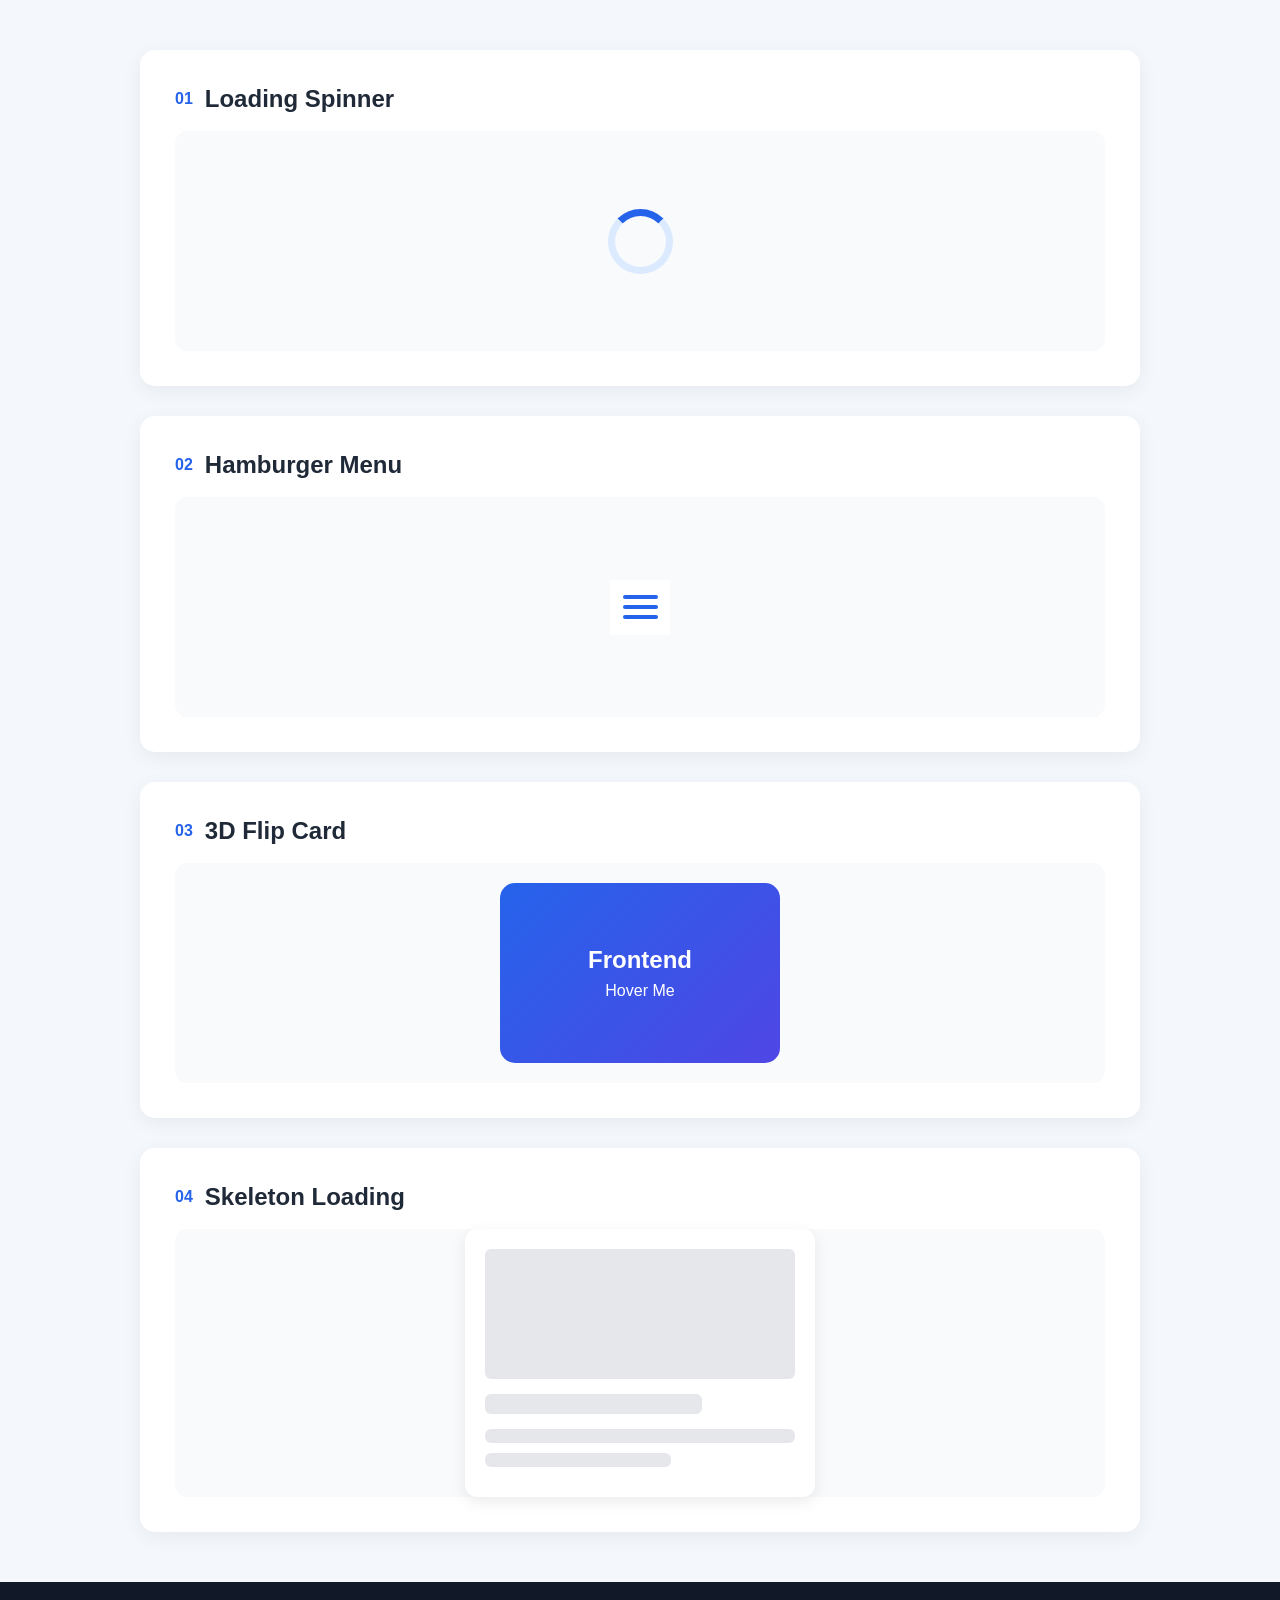
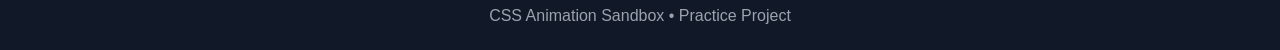
<file: Animation/index.html>
<!DOCTYPE html>
<html lang="en">
<head>
    <meta charset="UTF-8">
    <meta name="viewport" content="width=device-width, initial-scale=1.0">

    <title>CSS Animation Sandbox</title>

    <link rel="stylesheet" href="style.css">
</head>

<body>

    <main>

        <!-- Spinner -->
        <section class="box" id="spinner">

            <div class="section-title">
                <span>01</span>
                <h2>Loading Spinner</h2>
            </div>
            <br>

    
            <div class="demo">
                <div class="spinner"></div>
            </div>

        </section>


        <!-- Hamburger -->
        <section class="box" id="menu">

            <div class="section-title">
                <span>02</span>
                <h2>Hamburger Menu</h2>
            </div>
            <br>


    
            <div class="demo">
                <button class="hamburger" id="hamburger">
                    <span></span>
                    <span></span>
                    <span></span>
                </button>
            </div>

        </section>


        <!-- Flip Card -->
        <section class="box" id="card">

            <div class="section-title">
                <span>03</span>
                <h2>3D Flip Card</h2>
            </div>

           <br>

            <div class="demo">

                <div class="flip-card">

                    <div class="flip-inner">

                        <div class="front">
                            <h3>Frontend</h3>
                            <p>Hover Me</p>
                        </div>

                        <div class="back">
                            <h3>Skills</h3>
                            <p>HTML • CSS • JavaScript</p>
                        </div>

                    </div>

                </div>

            </div>

        </section>


        <!-- Skeleton -->
        <section class="box" id="skeleton">

            <div class="section-title">
                <span>04</span>
                <h2>Skeleton Loading</h2>
            </div>

            <br>

            <div class="demo">

                <div class="skeleton-card">

                    <div class="skeleton image"></div>

                    <div class="skeleton title"></div>

                    <div class="skeleton text"></div>

                    <div class="skeleton text short"></div>

                </div>

            </div>

        </section>

    </main>


    <footer>
        <p>CSS Animation Sandbox • Practice Project</p>
    </footer>


    <script src="scripts.js"></script>

</body>
</html>
</file>
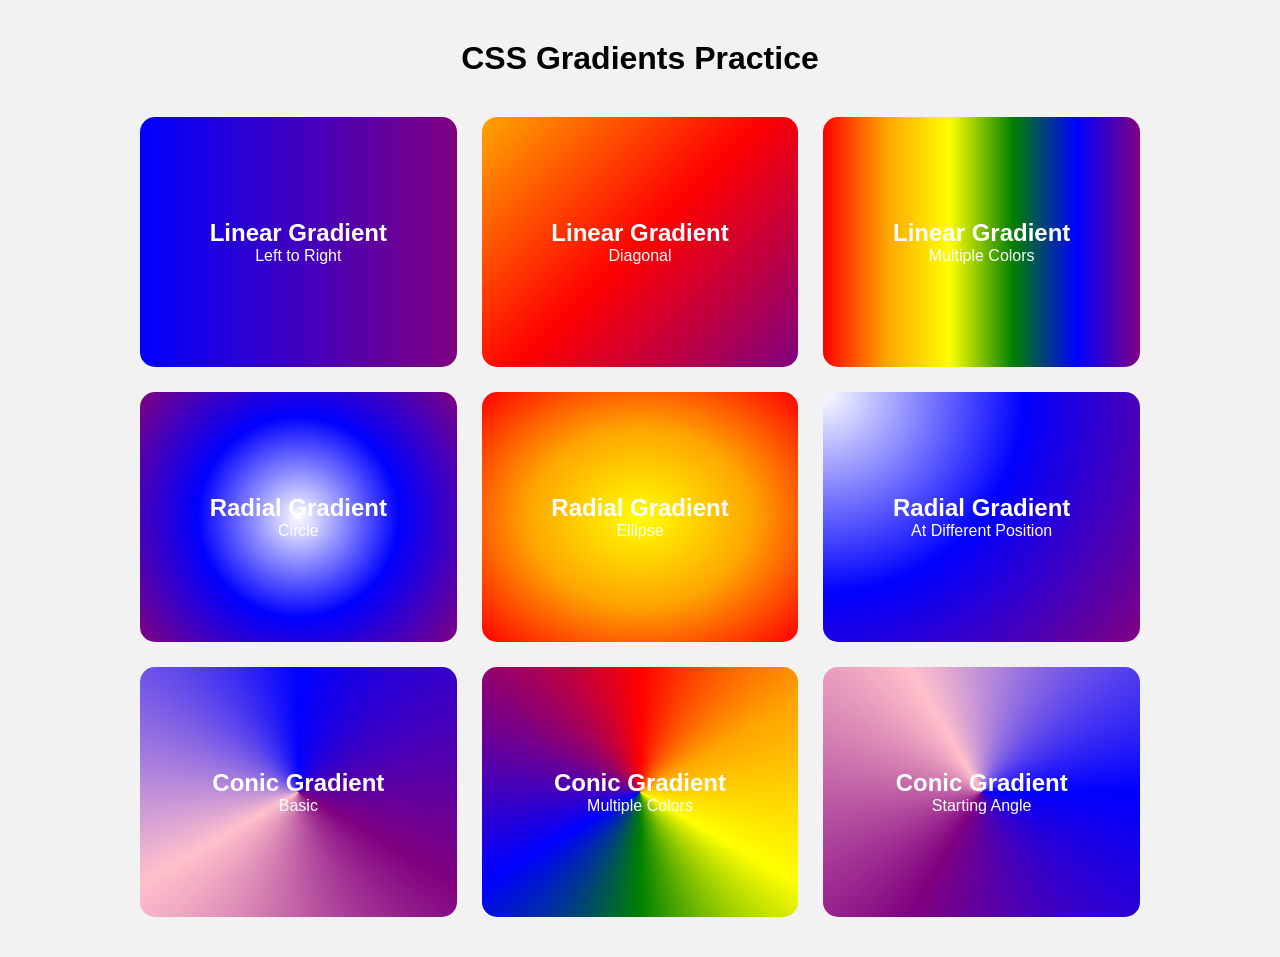
<file: Gradient Practice/index.html>
<!DOCTYPE html>
<html lang="en">
<head>
    <meta charset="UTF-8">
    <meta name="viewport" content="width=device-width, initial-scale=1.0">
    <title>CSS Gradients Practice</title>
    <link rel="stylesheet" href="style.css">
</head>
<body>

    <h1>CSS Gradients Practice</h1>

    <section class="container">

        <!-- Linear Gradients -->
        <div class="card linear-1">
            <h2>Linear Gradient</h2>
            <p>Left to Right</p>
        </div>

        <div class="card linear-2">
            <h2>Linear Gradient</h2>
            <p>Diagonal</p>
        </div>

        <div class="card linear-3">
            <h2>Linear Gradient</h2>
            <p>Multiple Colors</p>
        </div>

        <!-- Radial Gradients -->
        <div class="card radial-1">
            <h2>Radial Gradient</h2>
            <p>Circle</p>
        </div>

        <div class="card radial-2">
            <h2>Radial Gradient</h2>
            <p>Ellipse</p>
        </div>

        <div class="card radial-3">
            <h2>Radial Gradient</h2>
            <p>At Different Position</p>
        </div>

        <!-- Conic Gradients -->
        <div class="card conic-1">
            <h2>Conic Gradient</h2>
            <p>Basic</p>
        </div>

        <div class="card conic-2">
            <h2>Conic Gradient</h2>
            <p>Multiple Colors</p>
        </div>

        <div class="card conic-3">
            <h2>Conic Gradient</h2>
            <p>Starting Angle</p>
        </div>

    </section>

</body>
</html>
</file>
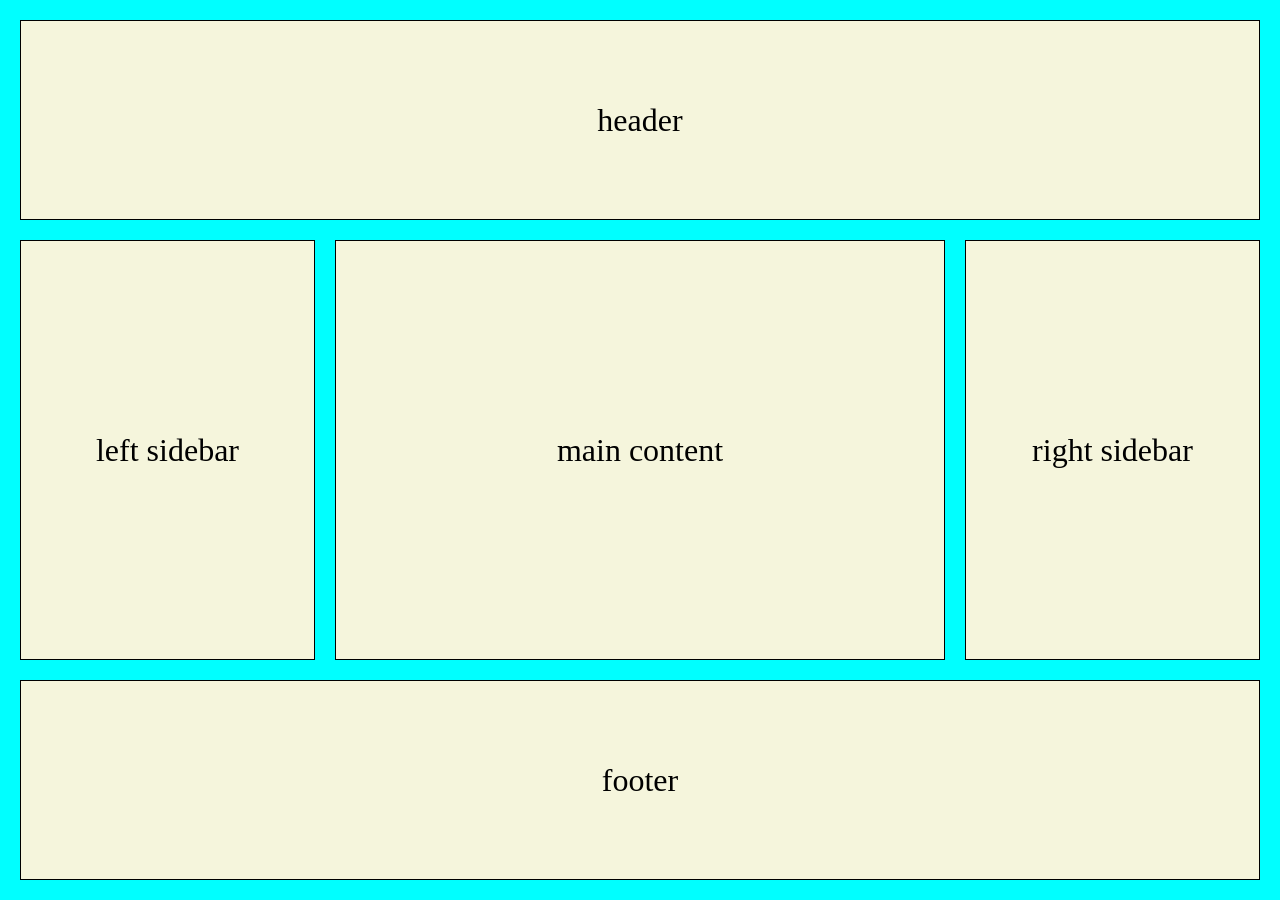
<file: Card Component/Grid Layout/index.html>
<!DOCTYPE html>
<html lang="en">
<head>
    <meta charset="UTF-8">
    <meta name="viewport" content="width=device-width, initial-scale=1.0">
    <link rel="stylesheet" href="style.css">
    <title>Grid Layout</title>
</head>
<body>
    <main>
        <div class="container">
            <div class="item header">header</div>
                        <div class="item left">left sidebar</div>
            <div class="item main">main content</div>
            <div class="item right">right sidebar</div>
            <div class="item footer">footer</div>
        </div>
    </main>
</body>
</html>
</file>
<file: Animation/style.css>
* {
    margin: 0;
    padding: 0;
    box-sizing: border-box;
}

html {
    scroll-behavior: smooth;
}

body {
    font-family: Arial, sans-serif;
    background: #f4f7fb;
    color: #1f2937;
}


/* Main */

main {
    width: 90%;
    max-width: 1000px;

    margin: 50px auto;
}



.box {
    background: white;

    padding: 35px;

    margin-bottom: 30px;

    border-radius: 15px;

    box-shadow: 0 5px 20px rgba(0, 0, 0, 0.06);
}

.section-title {
    display: flex;
    align-items: center;
    gap: 12px;
}

.section-title span {
    color: #2563eb;
    font-weight: bold;
}

.section-title h2 {
    font-size: 24px;
}

.demo {
    min-height: 220px;
    display: flex;
    justify-content: center;
    align-items: center;
    background: #f8fafc;
    border-radius: 12px;
}

/* Spinner */

.spinner {
    width: 65px;
    height: 65px;

    border: 7px solid #dbeafe;
    border-top-color: #2563eb;

    border-radius: 50%;

    animation: spin 1s linear infinite;
}

@keyframes spin {

    to {
        transform: rotate(360deg);
    }

}

/* Hamburger */

.hamburger {
    width: 60px;
    height: 55px;

    border: none;
    background: white;

    cursor: pointer;
}

.hamburger span {
    display: block;

    width: 35px;
    height: 4px;

    margin: 6px auto;

    background: #2563eb;

    border-radius: 5px;

    transition: 0.3s;
}

.hamburger.active span:nth-child(1) {
    transform: translateY(10px) rotate(45deg);
}

.hamburger.active span:nth-child(2) {
    opacity: 0;
}

.hamburger.active span:nth-child(3) {
    transform: translateY(-10px) rotate(-45deg);
}


/* Flip Card */

.flip-card {
    width: 280px;
    height: 180px;
    perspective: 1000px;

}

.flip-inner {
    width: 100%;
    height: 100%;
    position: relative;
    transition: transform 0.7s;
    transform-style: preserve-3d;
}

.flip-card:hover .flip-inner {
    transform: rotateY(180deg);
}

.front,
.back {
    width: 100%;
    height: 100%;
    position: absolute;
    display: flex;
    flex-direction: column;
    justify-content: center;
    align-items: center;
    border-radius: 15px;
    backface-visibility: hidden;
}

.front {
    background: linear-gradient(
        135deg,
        #2563eb,
        #4f46e5
    );

    color: white;
}

.back {
    background: linear-gradient(
        135deg,
        #7c3aed,
        #db2777
    );
    color: white;
    transform: rotateY(180deg);
}



.front h3,
.back h3 {
    font-size: 24px;
    margin-bottom: 8px;
}


/* Skeleton */

.skeleton-card {
    width: 350px;
    padding: 20px;
    background: white;
    border-radius: 12px;
    box-shadow: 0 5px 15px rgba(0, 0, 0, 0.08);
}

.skeleton {
    position: relative;
    overflow: hidden;
    background: #e5e7eb;
    border-radius: 6px;
}

.skeleton::after {
    content: "";
    position: absolute;
    top: 0;
    left: -100%;
    width: 100%;
    height: 100%;
    background: linear-gradient(
        90deg,
        transparent,
        white,
        transparent
    );

    animation: loading 1.5s infinite;
}

.image {
    height: 130px;
    margin-bottom: 15px;
}

.title {
    width: 70%;
    height: 20px;
    margin-bottom: 15px;
}

.text {
    width: 100%;
    height: 14px;
    margin-bottom: 10px;
}

.short {
    width: 60%;
}

@keyframes loading {

    to {
        left: 100%;
    }

}


/* Hero animation */

@keyframes show {

    from {
        opacity: 0;
        transform: translateY(25px);
    }

    to {
        opacity: 1;
        transform: translateY(0);
    }

}


/* Footer */

footer {
    padding: 25px;

    text-align: center;

    background: #111827;

    color: #9ca3af;
}


/* responsive */
.menu-btn { display: none; } 
@media (max-width: 700px) 
{ header { padding: 0 5%; } 

nav { display: none; } 

.menu-btn 
{ 
    display: block; border: none; 
    background: white; cursor: 
    pointer; } 
    

.menu-btn span 
{ 
    display: block; 
    width: 25px; 
    height: 3px; margin: 
    5px; background: #222; 
    transition: 0.3s; 
} 

.menu-btn.active span:nth-child(1) 
{ 
    transform: translateY(8px) rotate(45deg); 
} 

.menu-btn.active span:nth-child(2) 
{ 
    opacity: 0; 
}

.menu-btn.active span:nth-child(3) 
{ 
    transform: translateY(-8px) rotate(-45deg); 
} 
.hero h1 
{ 
    font-size: 36px; 
} 

.box
{ 
    padding: 25px 20px; 
}

.skeleton-card 
{ 
    width: 90%; 
} 
}
</file>
<file: Gradient Practice/style.css>
* {
    margin: 0;
    padding: 0;
    box-sizing: border-box;
}

body {
    min-height: 100vh;
    padding: 40px;

    font-family: Arial, sans-serif;

    background: #f2f2f2;
}

h1 {
    text-align: center;
    margin-bottom: 40px;
}

.container {
    max-width: 1000px;
    margin: auto;

    display: grid;
    grid-template-columns: repeat(3, 1fr);
    gap: 25px;
}

.card {
    height: 250px;

    display: flex;
    flex-direction: column;
    justify-content: center;
    align-items: center;

    color: white;
    text-align: center;

    border-radius: 15px;

    transition: transform 0.3s ease;
}

.card:hover {
    transform: scale(1.05);
}


/* =========================
   LINEAR GRADIENTS
   ========================= */

/* Left → Right */
.linear-1 {
    background: linear-gradient(
        to right,
        blue,
        purple
    );
}


/* Diagonal */
.linear-2 {
    background: linear-gradient(
        135deg,
        orange,
        red,
        purple
    );
}


/* Multiple colors */
.linear-3 {
    background: linear-gradient(
        to right,
        red,
        orange,
        yellow,
        green,
        blue,
        purple
    );
}


/* =========================
   RADIAL GRADIENTS
   ========================= */

/* Circle */
.radial-1 {
    background: radial-gradient(
        circle,
        white,
        blue,
        purple
    );
}


/* Ellipse */
.radial-2 {
    background: radial-gradient(
        ellipse,
        yellow,
        orange,
        red
    );
}


/* Gradient from a specific position */
.radial-3 {
    background: radial-gradient(
        circle at top left,
        white,
        blue,
        purple
    );
}


/* =========================
   CONIC GRADIENTS
   ========================= */

/* Basic conic gradient */
.conic-1 {
    background: conic-gradient(
        blue,
        purple,
        pink,
        blue
    );
}


/* Multiple colors */
.conic-2 {
    background: conic-gradient(
        red,
        orange,
        yellow,
        green,
        blue,
        purple,
        red
    );
}


/* Starting angle */
.conic-3 {
    background: conic-gradient(
        from 90deg,
        blue,
        purple,
        pink,
        blue
    );
}


/* =========================
   RESPONSIVE
   ========================= */

@media (max-width: 768px) {

    .container {
        grid-template-columns: repeat(2, 1fr);
    }

}

@media (max-width: 500px) {

    body {
        padding: 20px;
    }

    .container {
        grid-template-columns: 1fr;
    }

}
</file>
<file: Card Component/Grid Layout/style.css>
*{
    margin: 0;
    padding: 0;
    box-sizing: border-box;
}

body {
    min-height: 100vh;
}

.container{
    min-height: 100vh;
    background-color: aqua;
    display: grid;
    padding: 20px;
    gap: 20px;
    grid-template-columns: repeat(4,1fr);
    grid-template-rows: repeat(4,1fr);
    font-size: 2rem;
    
}

.item{
    border: 1px solid black;
    background-color: beige;
    display: flex;
    align-items: center;
    justify-content: center;
}

.header{
    grid-column-start: 1;
    grid-column-end: 5;
}

.left, .main, .right{
    grid-row-start: 2;
    grid-row-end: 4;
}
.left {
    grid-column-start: 1;
    grid-column-end: 2;
}
.main{
    grid-column-start: 2;
    grid-column-end: 4;
}
.right{
    grid-column-start: 4;
    grid-column-end: 5;
}
.footer{
    grid-column-start: 1;
    grid-column-end: 5;
}

@media (max-width: 767px) {

    .container {
        grid-template-columns: 1fr;
        grid-template-rows: repeat(5, 1fr);
    }

    .header {
        grid-column: 1;
        grid-row: 1;
    }

    .main {
        grid-column: 1;
        grid-row: 2;
    }

    .left {
        grid-column: 1;
        grid-row: 3;
    }

    .right {
        grid-column: 1;
        grid-row: 4;
    }

    .footer {
        grid-column: 1;
        grid-row: 5;
    }

}
</file>
